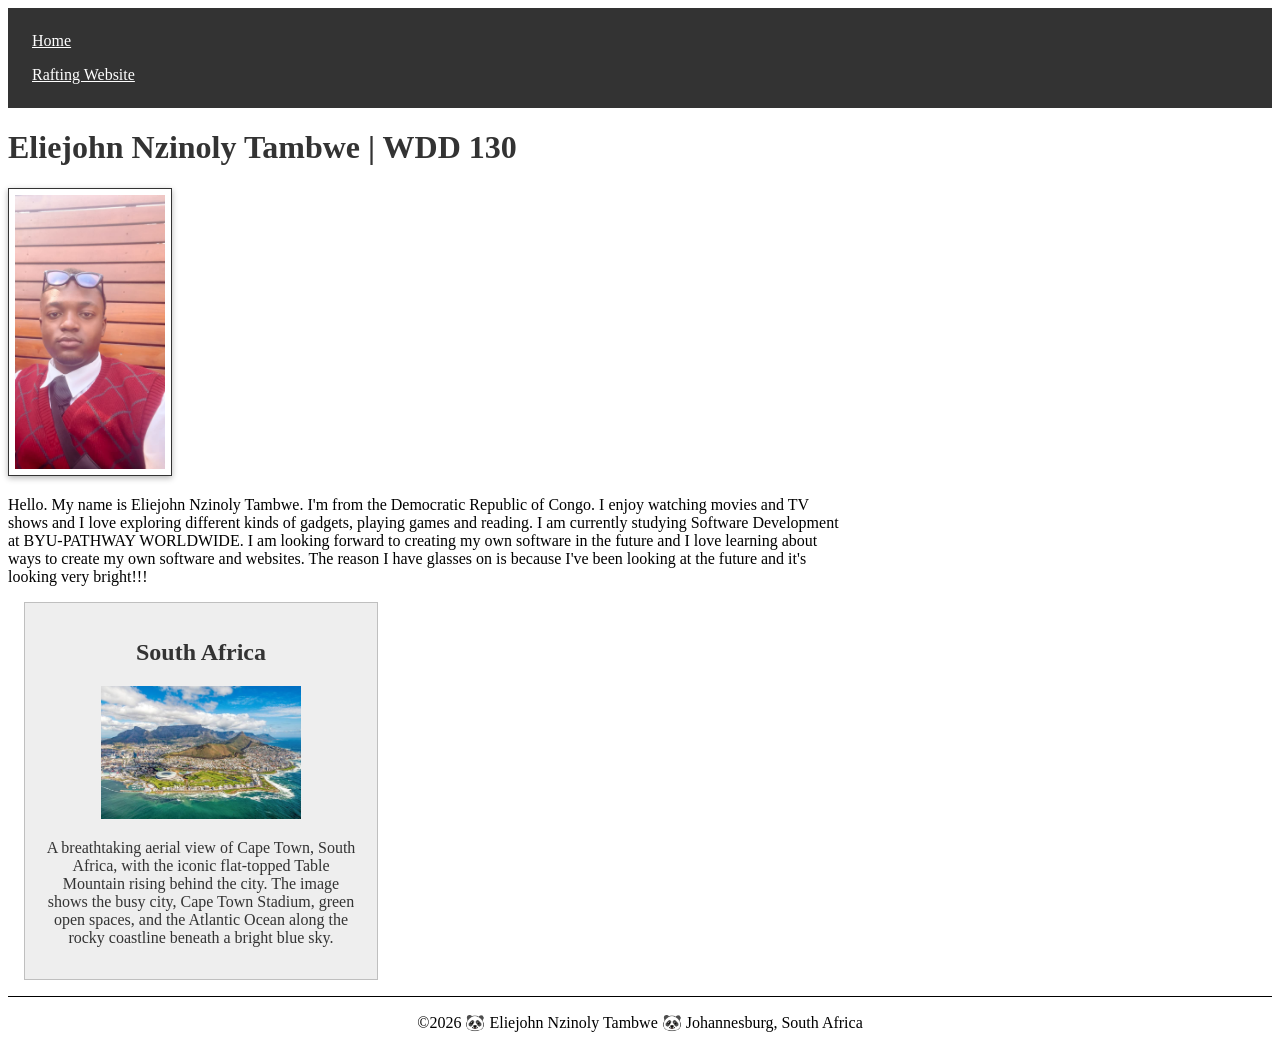
<file: index.html>
<!doctype html>
<html lang="en-US">

<head>
    <meta charset="UTF-8">
    <meta name="viewport" content="width=device-width, initial-scale=1.0">
    <title>Eliejohn Nzinoly Tambwe | WDD 130</title>
    <meta name="description"
      content="Personal home page of Eliejohn Nzinoly Tambwe, a WDD 130 student at BYU-Pathway Worldwide studying web design. ">
    <meta name="author" content="Eliejohn Nzinoly Tambwe">
    <link rel="stylesheet" href="styles/styles.css">
</head>

<body>
    <header>
        <nav>
            <a href="#">Home</a>
            <a href="wwr/">Rafting Website</a>
        </nav>
    </header>
    <main>
        <h1>Eliejohn Nzinoly Tambwe | WDD 130</h1>
        <img src="images/profile.jpg" alt="Hello, my name is Eliejohn Nzinoly Tambwe" width="200">
        <p>Hello. My name is Eliejohn Nzinoly Tambwe. I'm from the Democratic Republic of Congo. I
            enjoy watching movies and TV shows and I love exploring different kinds of gadgets,
            playing games and reading. I am currently studying Software Development at BYU-PATHWAY
            WORLDWIDE. I am looking forward to creating my own software in the future and I love
            learning about ways to create my own software and websites. The reason I have glasses on
            is because I've been looking at the future and it's looking very bright!!!</p>
    </main>
    <aside>
        <h2>South Africa</h2>
        <img src="images/cpt-table-mountain.jpg"
          alt="Aerial view of Cape Town, South Africa with Table Mountain and the Atlantic coastline">
        <p>A breathtaking aerial view of Cape Town, South Africa, with the iconic
            flat-topped Table Mountain rising behind the city. The image shows the busy
            city, Cape Town Stadium, green open spaces, and the Atlantic Ocean along the
            rocky coastline beneath a bright blue sky.</p>
    </aside>
    <footer>
        <p>©️2026 🐼 Eliejohn Nzinoly Tambwe 🐼 Johannesburg, South Africa</p>
    </footer>
</body>

</html>
</file>
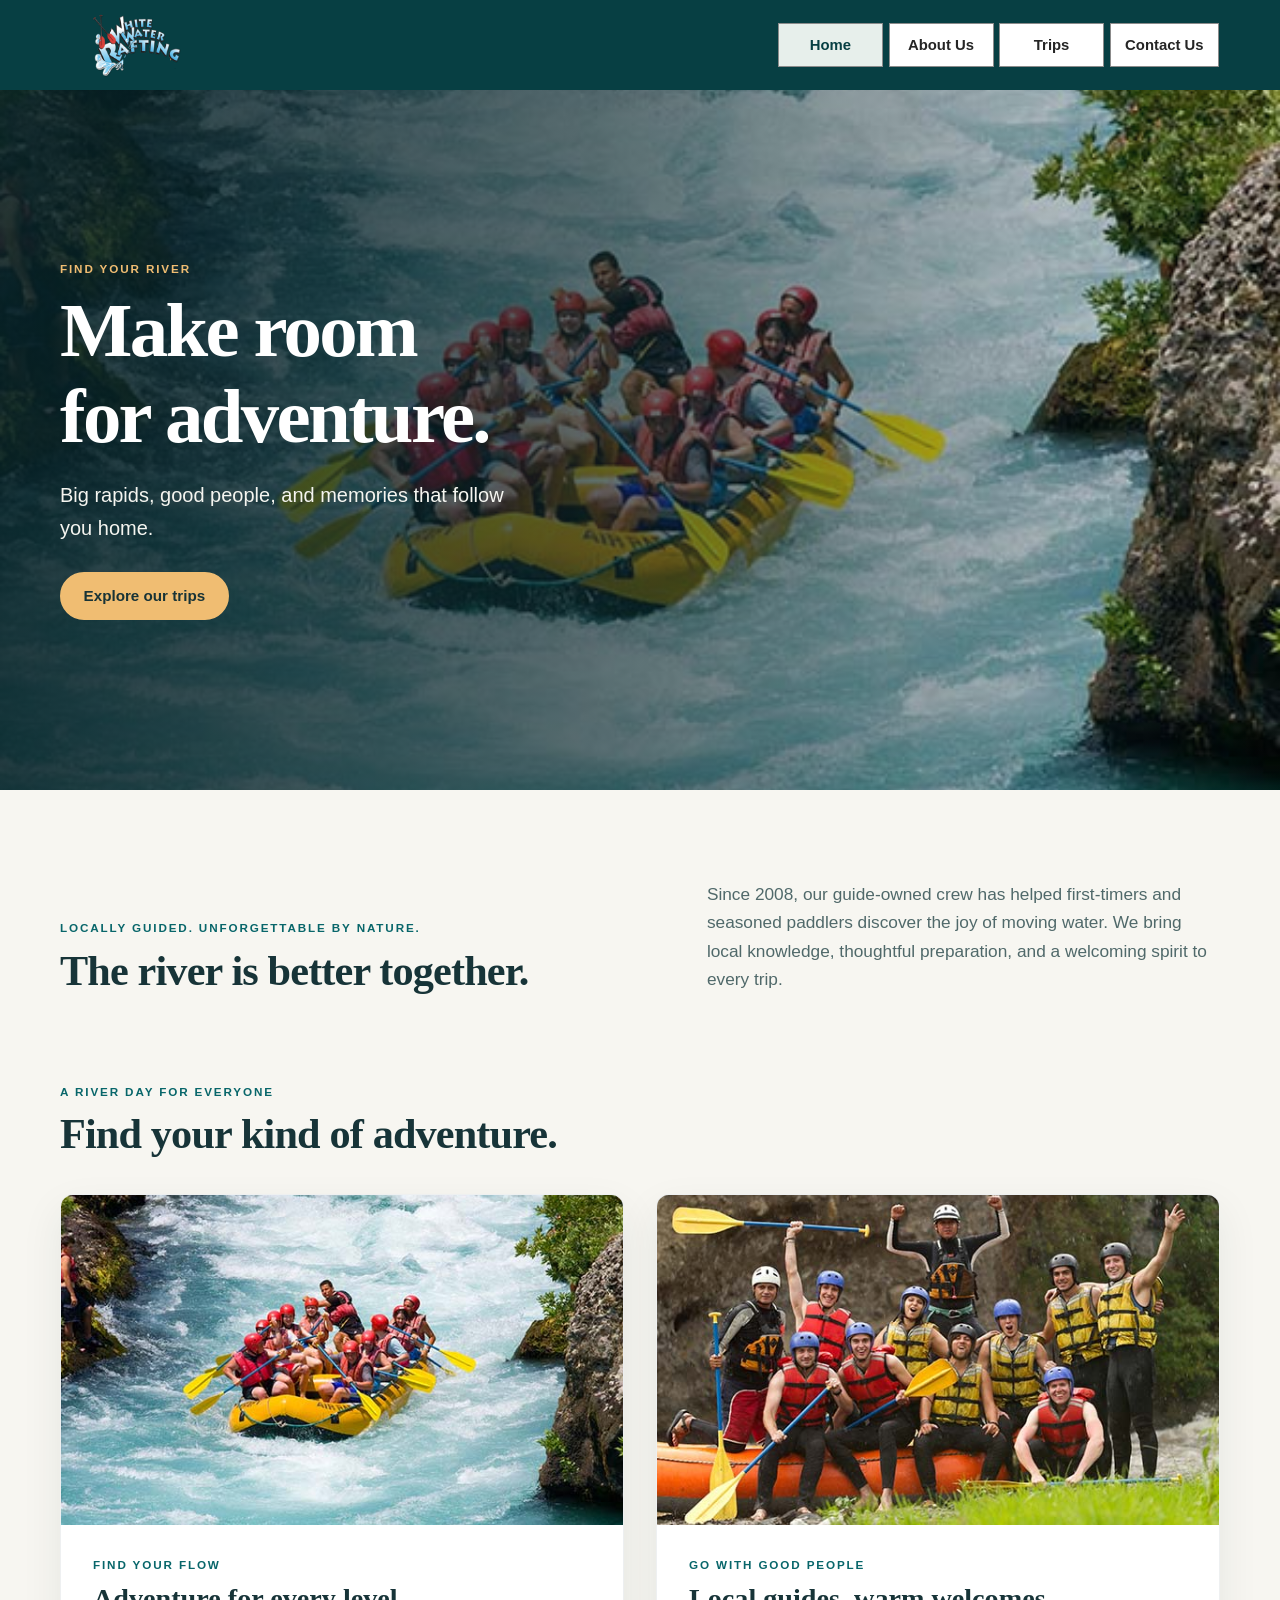
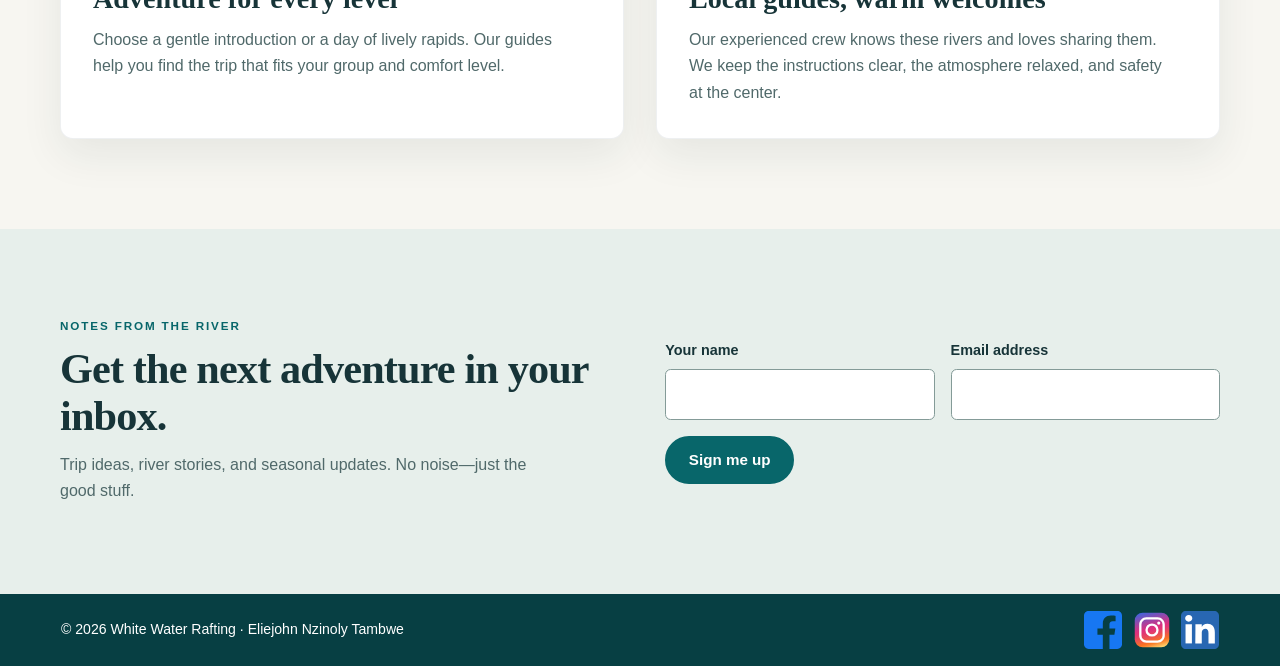
<file: wwr/index.html>
<!DOCTYPE html>
<html lang="en-US">

<head>
  <meta charset="utf-8">
  <meta name="viewport" content="width=device-width, initial-scale=1">
  <meta name="description"
    content="Discover guided whitewater rafting trips, meet our river-loving crew, and find an adventure for your next day outside.">
  <meta name="author" content="Eliejohn Nzinoly Tambwe">
  <title>Home | White Water Rafting</title>
  <link rel="stylesheet" href="styles/rafting.css">
</head>

<body>
  <a class="skip-link" href="#main-content">Skip to main content</a>
  <header>
    <a class="brand" href="index.html" aria-label="White Water Rafting home">
      <img src="images/wwr-rafting-logo.jpg" alt="White Water Rafting logo">
    </a>
    <nav aria-label="Main navigation">
      <ul>
        <li><a class="active" href="index.html" aria-current="page">Home</a></li>
        <li><a href="about.html">About Us</a></li>
        <li><a href="trips.html">Trips</a></li>
        <li><a href="contact.html">Contact Us</a></li>
      </ul>
    </nav>
  </header>

  <main id="main-content">
    <section class="home-hero" aria-labelledby="hero-title">
      <img src="images/rafting-crew-paddling.jpg"
        alt="A rafting team paddles through whitewater beneath a rugged canyon"
        fetchpriority="high">
      <div class="hero-shade"></div>
      <div class="hero-copy">
        <p class="eyebrow">Find your river</p>
        <h1 id="hero-title">Make room for adventure.</h1>
        <p>Big rapids, good people, and memories that follow you home.</p>
        <a class="button" href="trips.html">Explore our trips</a>
      </div>
    </section>

    <section class="home-intro page-section" aria-labelledby="welcome-title">
      <div>
        <p class="eyebrow">Locally guided. Unforgettable by nature.</p>
        <h2 id="welcome-title">The river is better together.</h2>
      </div>
      <p>Since 2008, our guide-owned crew has helped first-timers and seasoned paddlers discover the
        joy of moving water. We bring local knowledge, thoughtful preparation, and a welcoming
        spirit to every trip.</p>
    </section>

    <section class="home-grid" aria-labelledby="home-grid-title">
      <div class="home-grid-heading">
        <p class="eyebrow">A river day for everyone</p>
        <h2 id="home-grid-title">Find your kind of adventure.</h2>
      </div>
      <article class="home-card">
        <img src="images/rafting-crew-paddling.jpg"
          alt="A rafting crew paddles together through a mountain river canyon" loading="lazy">
        <div>
          <p class="eyebrow">Find your flow</p>
          <h3>Adventure for every level</h3>
          <p>Choose a gentle introduction or a day of lively rapids. Our guides help you find the
            trip that fits your group and comfort level.</p>
        </div>
      </article>
      <article class="home-card">
        <img src="images/smiling-rafting-crew.jpg"
          alt="Smiling rafting guests wearing helmets and life jackets" loading="lazy">
        <div>
          <p class="eyebrow">Go with good people</p>
          <h3>Local guides, warm welcomes</h3>
          <p>Our experienced crew knows these rivers and loves sharing them. We keep the
            instructions clear, the atmosphere relaxed, and safety at the center.</p>
        </div>
      </article>
    </section>

    <section class="newsletter page-section" aria-labelledby="newsletter-title">
      <div class="newsletter-inner">
        <div>
          <p class="eyebrow">Notes from the river</p>
          <h2 id="newsletter-title">Get the next adventure in your inbox.</h2>
          <p>Trip ideas, river stories, and seasonal updates. No noise—just the good stuff.</p>
        </div>
        <form action="#" method="get">
          <div class="form-field">
            <label for="newsletter-name">Your name</label>
            <input type="text" id="newsletter-name" name="name" autocomplete="name" required>
          </div>
          <div class="form-field">
            <label for="newsletter-email">Email address</label>
            <input type="email" id="newsletter-email" name="email" autocomplete="email" required>
          </div>
          <button class="button" type="submit">Sign me up</button>
        </form>
      </div>
    </section>
  </main>

  <footer>
    <p>© 2026 White Water Rafting · Eliejohn Nzinoly Tambwe</p>
    <nav class="socialmedia" aria-label="Social media">
      <a href="https://www.facebook.com/" target="_blank" rel="noopener noreferrer"><img
          src="images/facebook-square.svg" alt="Facebook"></a>
      <a href="https://www.instagram.com/" target="_blank" rel="noopener noreferrer"><img
          src="images/instagram-square.svg" alt="Instagram"></a>
      <a href="https://www.linkedin.com/" target="_blank" rel="noopener noreferrer"><img
          src="images/linkedin-square.svg" alt="LinkedIn"></a>
    </nav>
  </footer>
</body>

</html>
</file>
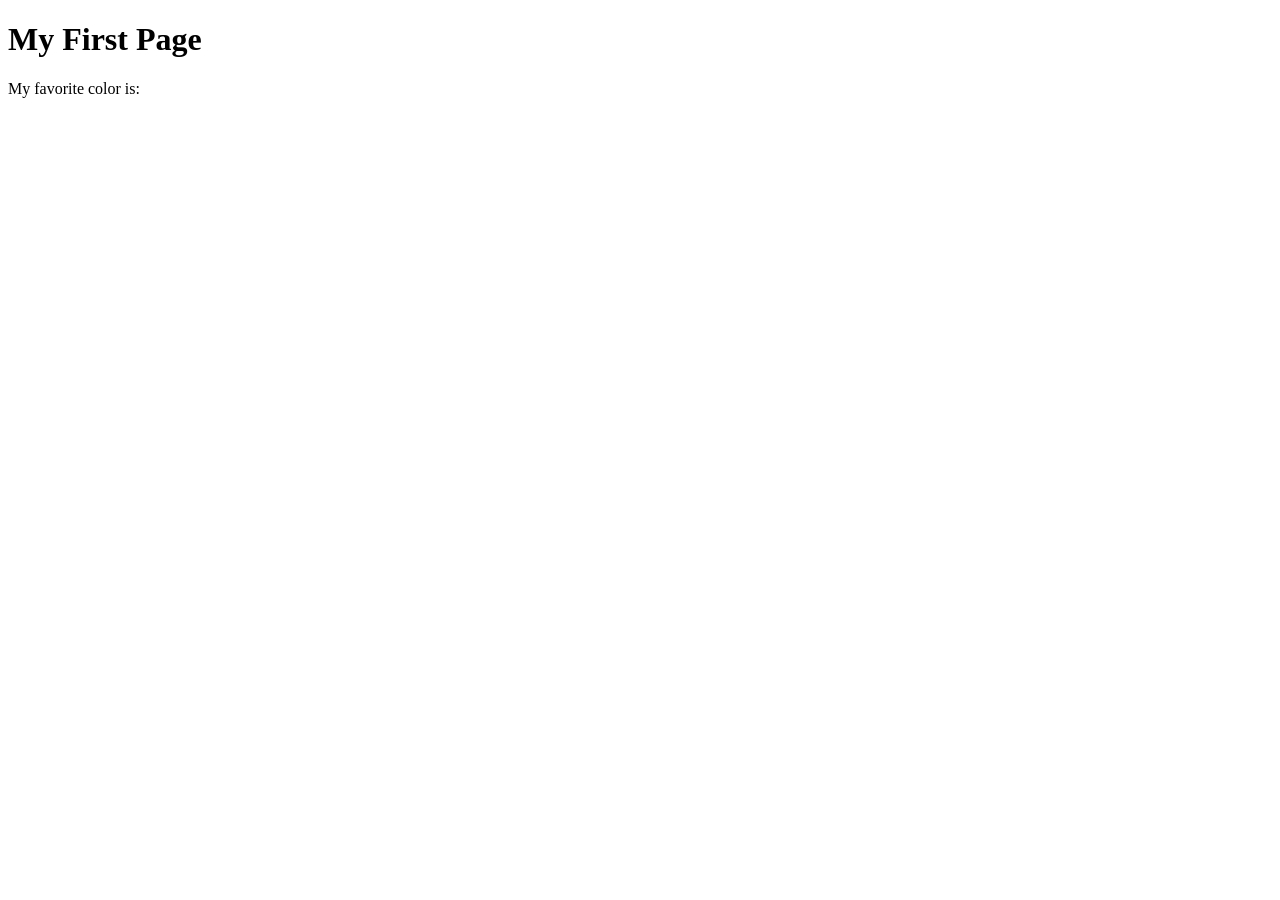
<file: week01/first-page.html>
<!DOCTYPE html>
<html lang="en">
<head>
    <meta charset="UTF-8">
    <meta name="viewport" content="width=device-width, initial-scale=1.0">
    <title>My First Page</title>
</head>
<body>
    <h1>My First Page</h1>
    <p>My favorite color is: </p>
</body>
</html>
</file>
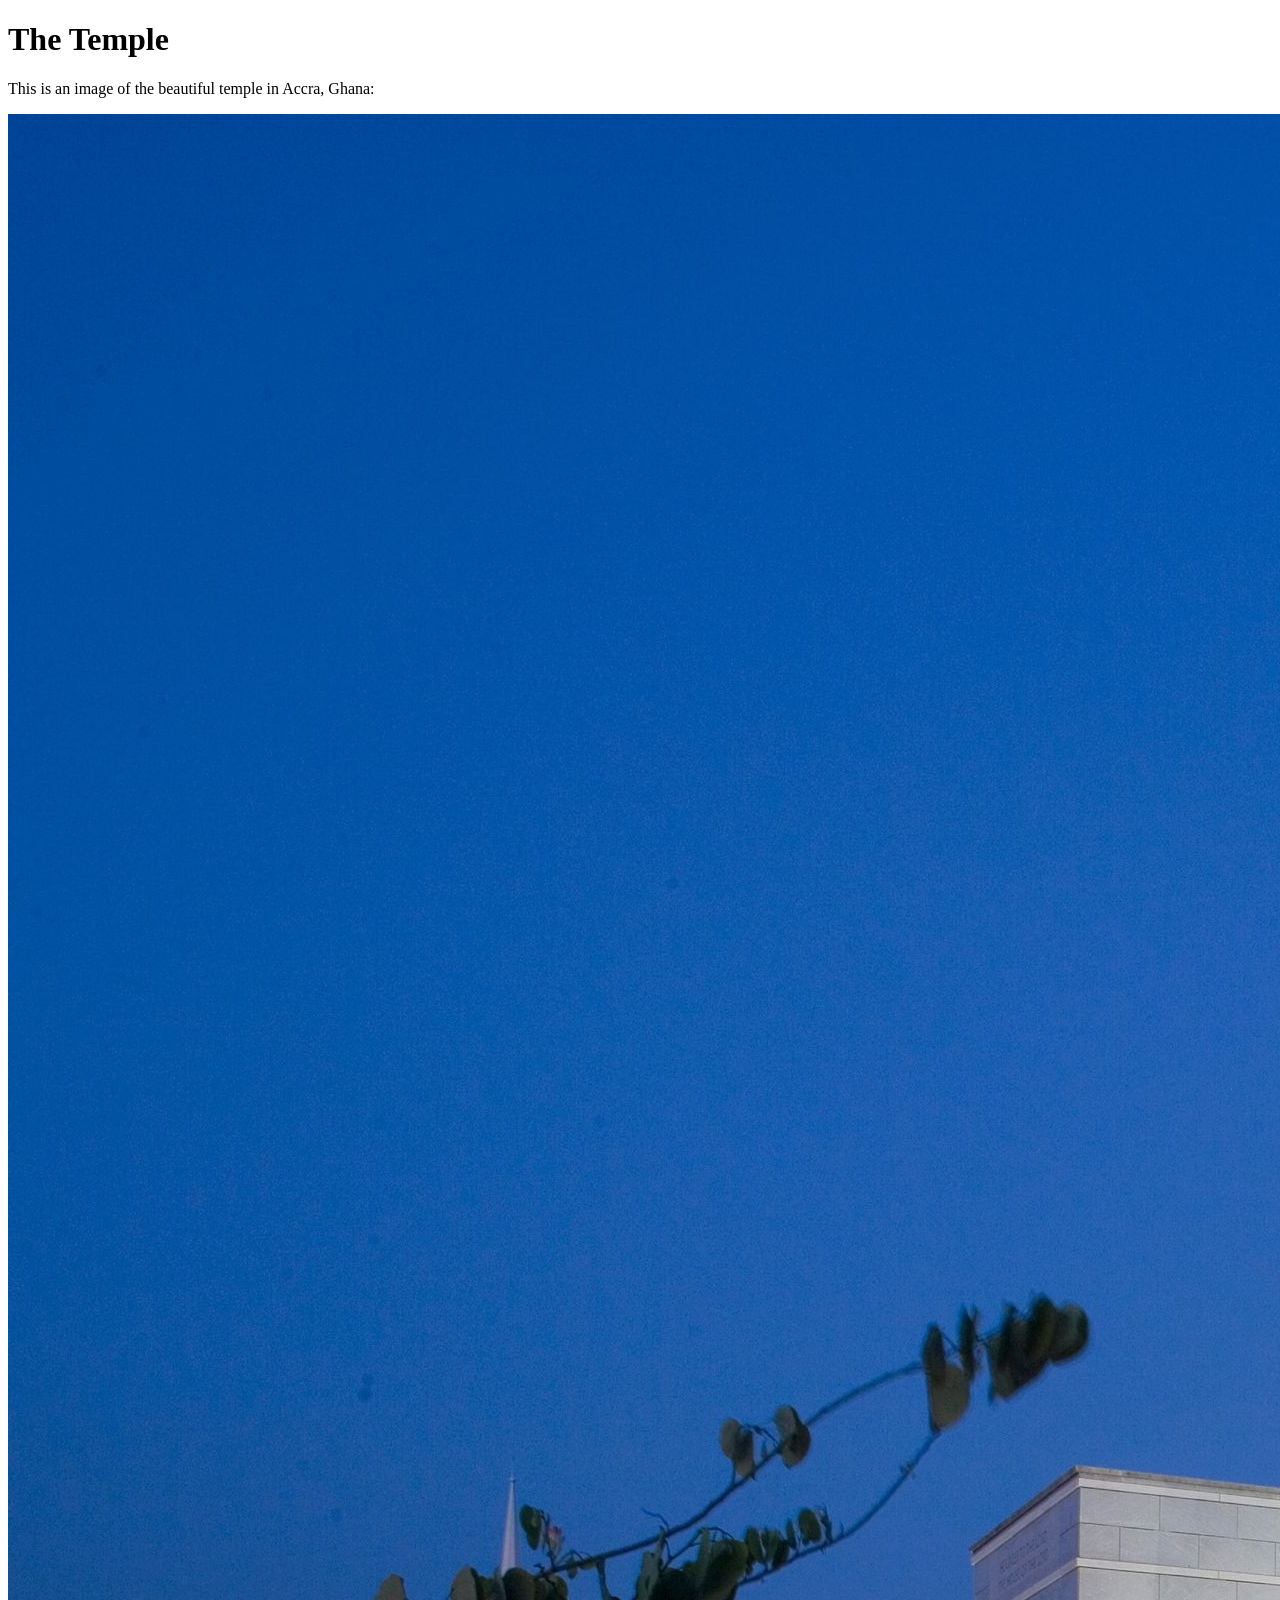
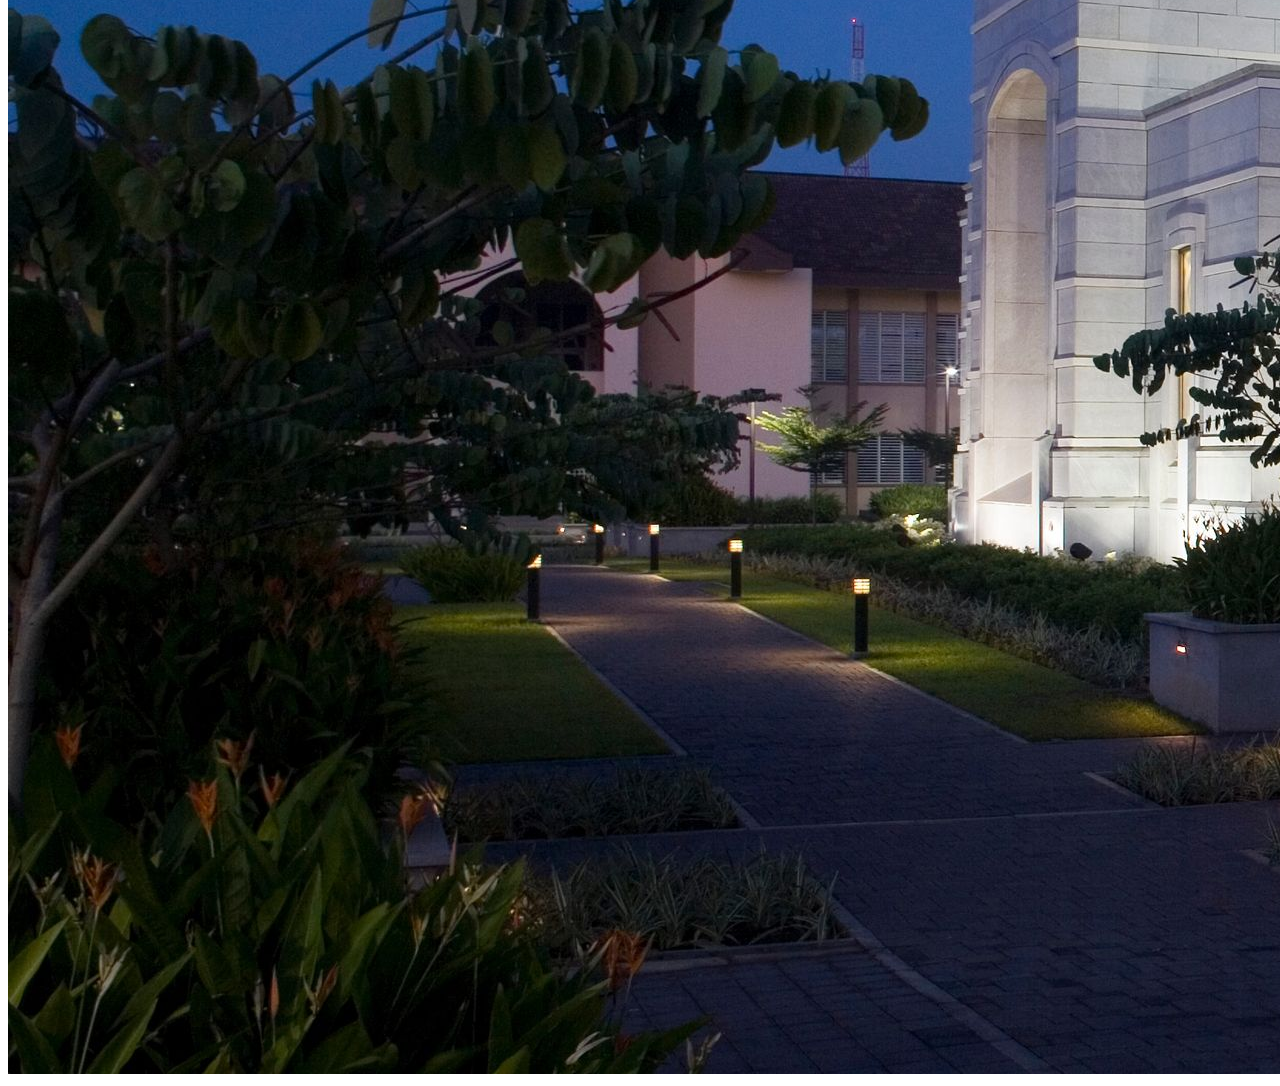
<file: week01/images.html>
<!DOCTYPE html>
<html lang="en">
<head>
    <meta charset="UTF-8">
    <meta name="viewport" content="width=device-width, initial-scale=1.0">
    <title>Temple Image</title>
</head>
<body>
    <h1>The Temple</h1>
    <p>This is an image of the beautiful temple in Accra, Ghana:</p>
    <img src="images/temple-large.jpeg" alt="The Accra Ghana Temple">
    
</body>
</html>
</file>
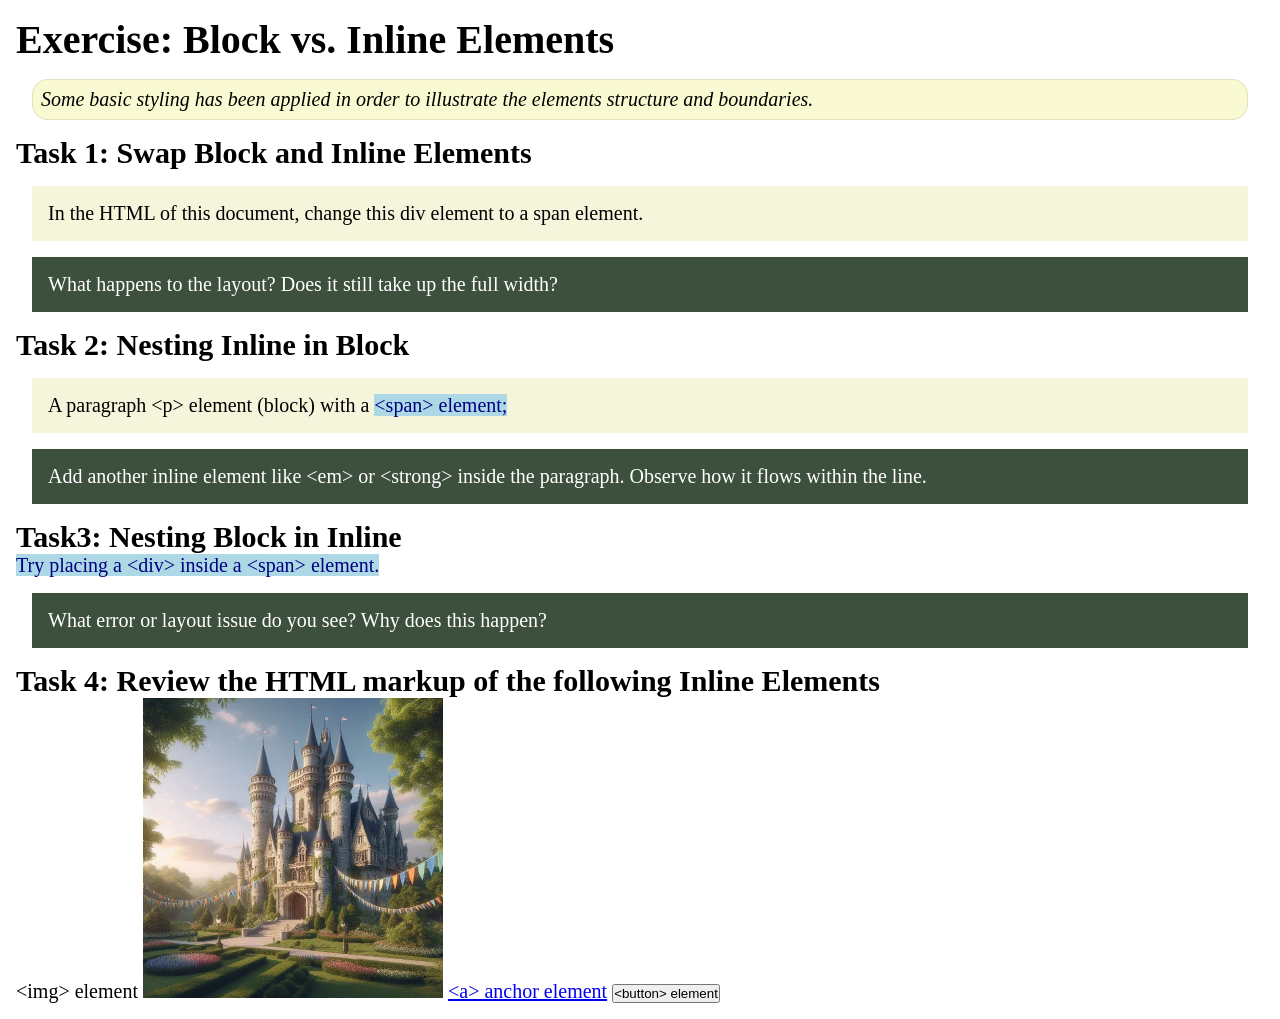
<file: week02/block-vs-inline.html>
<!DOCTYPE html>
<html lang="en">

<head>
    <meta charset="UTF-8">
    <meta name="viewport" content="width=device-width, initial-scale=1.0">
    <title>Exercise: Block vs. Inline Elements</title>
    <link rel="stylesheet" href="styles/block-vs-inline.css">
</head>

<body>
    <main>
        <h1>Exercise: Block vs. Inline Elements</h1>
        <p class="note">Some basic styling has been applied in order to illustrate the elements structure and
            boundaries.</p>

        <h2>Task 1: Swap Block and Inline Elements</h2>
        <div>In the HTML of this document, change this div element to a span element.</div>

        <p class="question">What happens to the layout? Does it still take up the full width?</p>

        <h2>Task 2: Nesting Inline in Block</h2>
        <p>A paragraph &lt;p&gt; element (block) with a <span>&lt;span&gt; element;</span></p>
        <p class="question">Add another inline element like &lt;em&gt; or &lt;strong&gt; inside the paragraph. Observe
            how it flows within the line.</p>

        <h2>Task3: Nesting Block in Inline</h2>
        <span>Try placing a &lt;div&gt; inside a &lt;span&gt; element.</span>
            <p class="question">What error or layout issue do you see? Why does this happen?</p>


            <h2>Task 4: Review the HTML markup of the following Inline Elements</h2>
        &lt;img&gt; element
        <img src="images/castle.webp" alt="placeholder image (images are inline)" width="300" height="300">
        <a href="https://churchofjesuschrist.org">&lt;a&gt; anchor element</a>
        <button type="button">&lt;button&gt; element</button>
    </main>
</body>

</html>
</file>
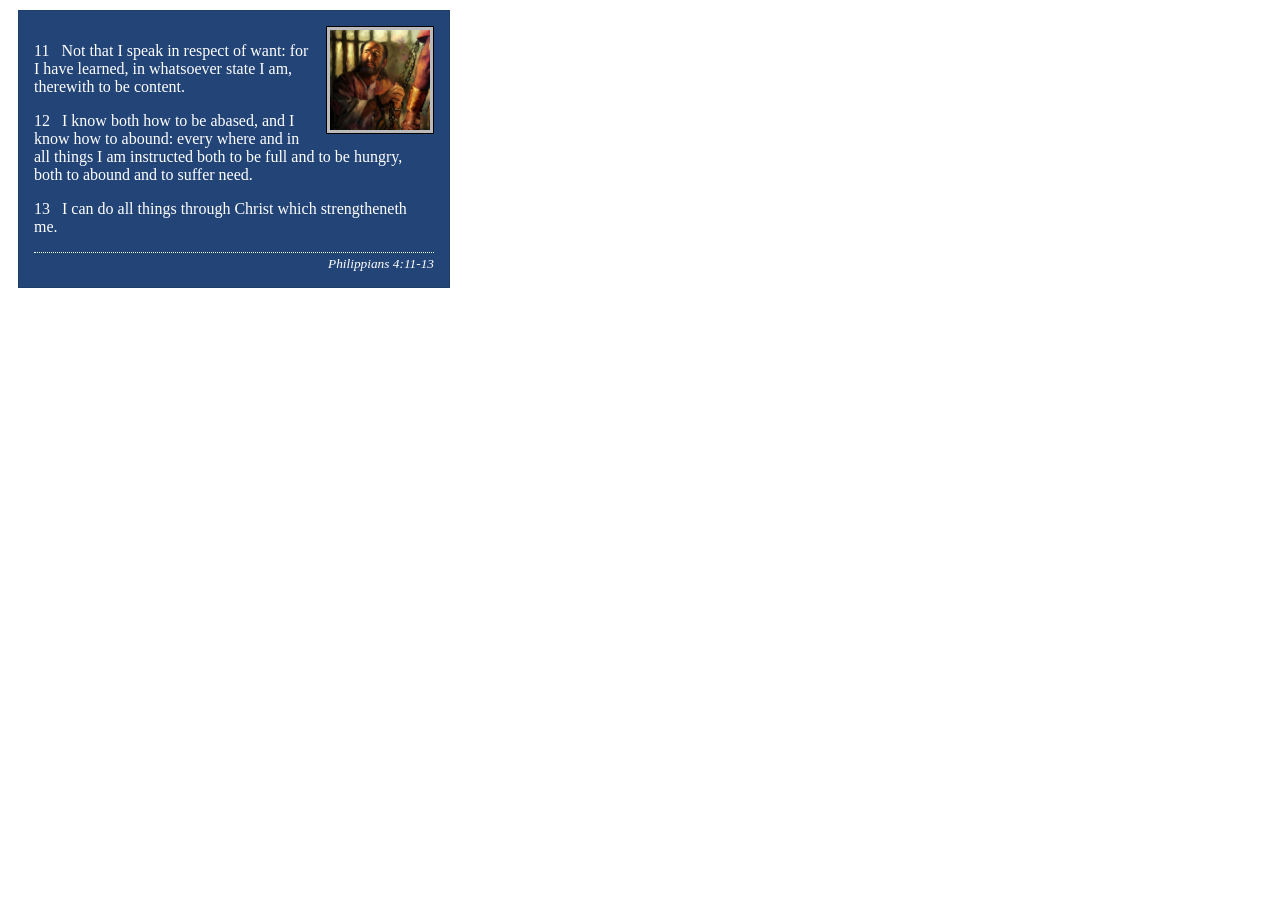
<file: week02/box-model-solution.html>
<!DOCTYPE html>
<html lang="en">
<head>
    <meta charset="UTF-8">
    <meta name="viewport" content="width=device-width, initial-scale=1.0">
    <title>Box Model Activity</title>
    <link rel="stylesheet" href="styles/box-model-solution.css">
</head>
<body>
    <main>
        <div class="callout">
            <img src="images/apostle-paul-imprisoned.webp" alt="Paul the Apostle - Imprisoned in Rome" width="200" height="200">
            <blockquote>
                <p>11 &nbsp; Not that I speak in respect of want: for I have learned, in whatsoever state I am, therewith to be content.</p>
                <p>12 &nbsp; I know both how to be abased, and I know how to abound: every where and in all things I am instructed both to be full and to be hungry, both to abound and to suffer need.</p>
                <p>13 &nbsp; I can do all things through Christ which strengtheneth me.</p>
            </blockquote>
            <cite>Philippians 4:11-13</cite>
        </div>
    </main>
</body>
</html>
</file>
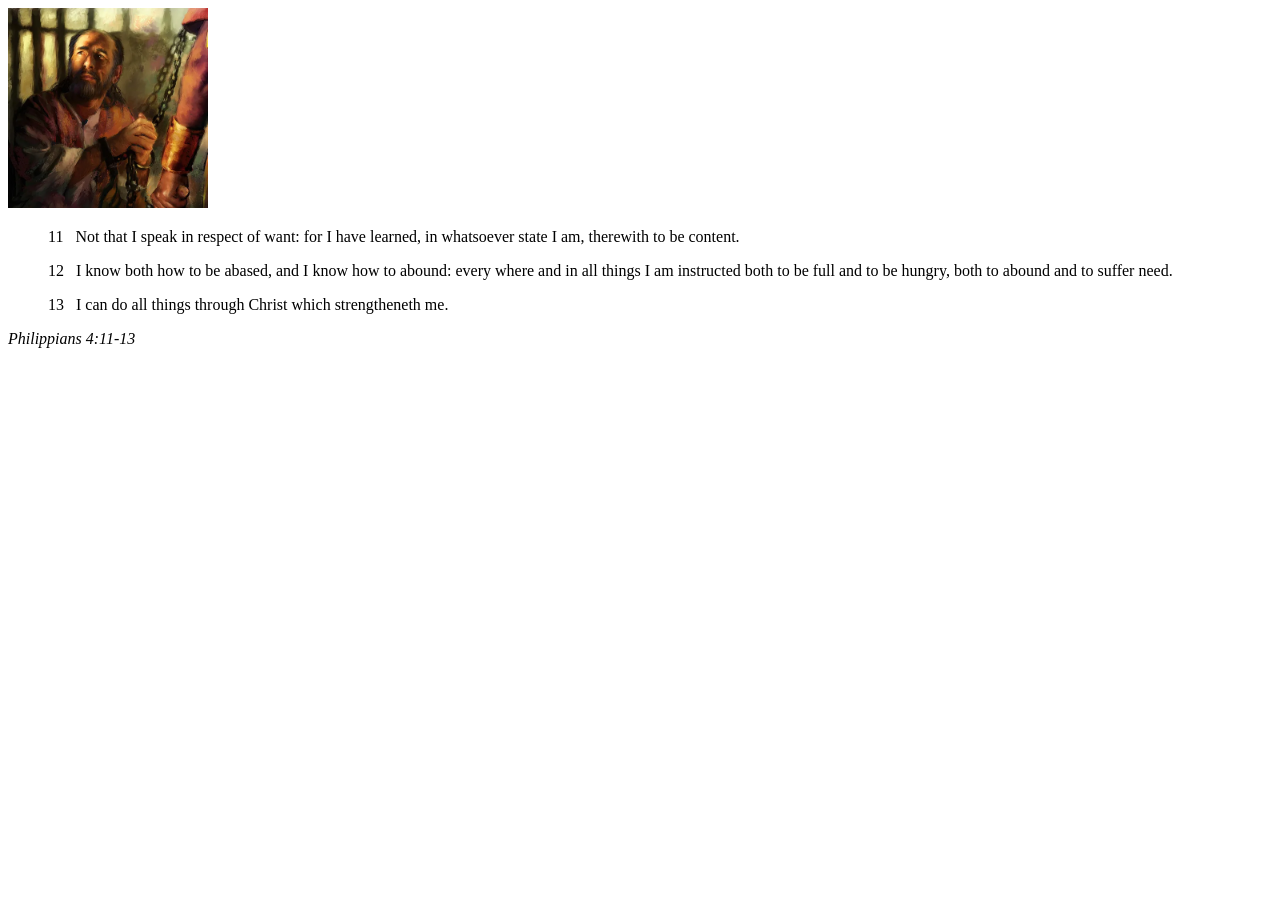
<file: week02/box-model.html>
<!DOCTYPE html>
<html lang="en">
<head>
    <meta charset="UTF-8">
    <meta name="viewport" content="width=device-width, initial-scale=1.0">
    <title>Box Model Activity</title>
</head>
<body>
    <main>
        <div class="callout">
            <img src="images/apostle-paul-imprisoned.webp" alt="Paul the Apostle - Imprisoned in Rome" width="200" height="200">
            <blockquote>
                <p>11 &nbsp; Not that I speak in respect of want: for I have learned, in whatsoever state I am, therewith to be content.</p>
                <p>12 &nbsp; I know both how to be abased, and I know how to abound: every where and in all things I am instructed both to be full and to be hungry, both to abound and to suffer need.</p>
                <p>13 &nbsp; I can do all things through Christ which strengtheneth me.</p>
            </blockquote>
            <cite>Philippians 4:11-13</cite>
        </div>
    </main>
</body>
</html>
</file>
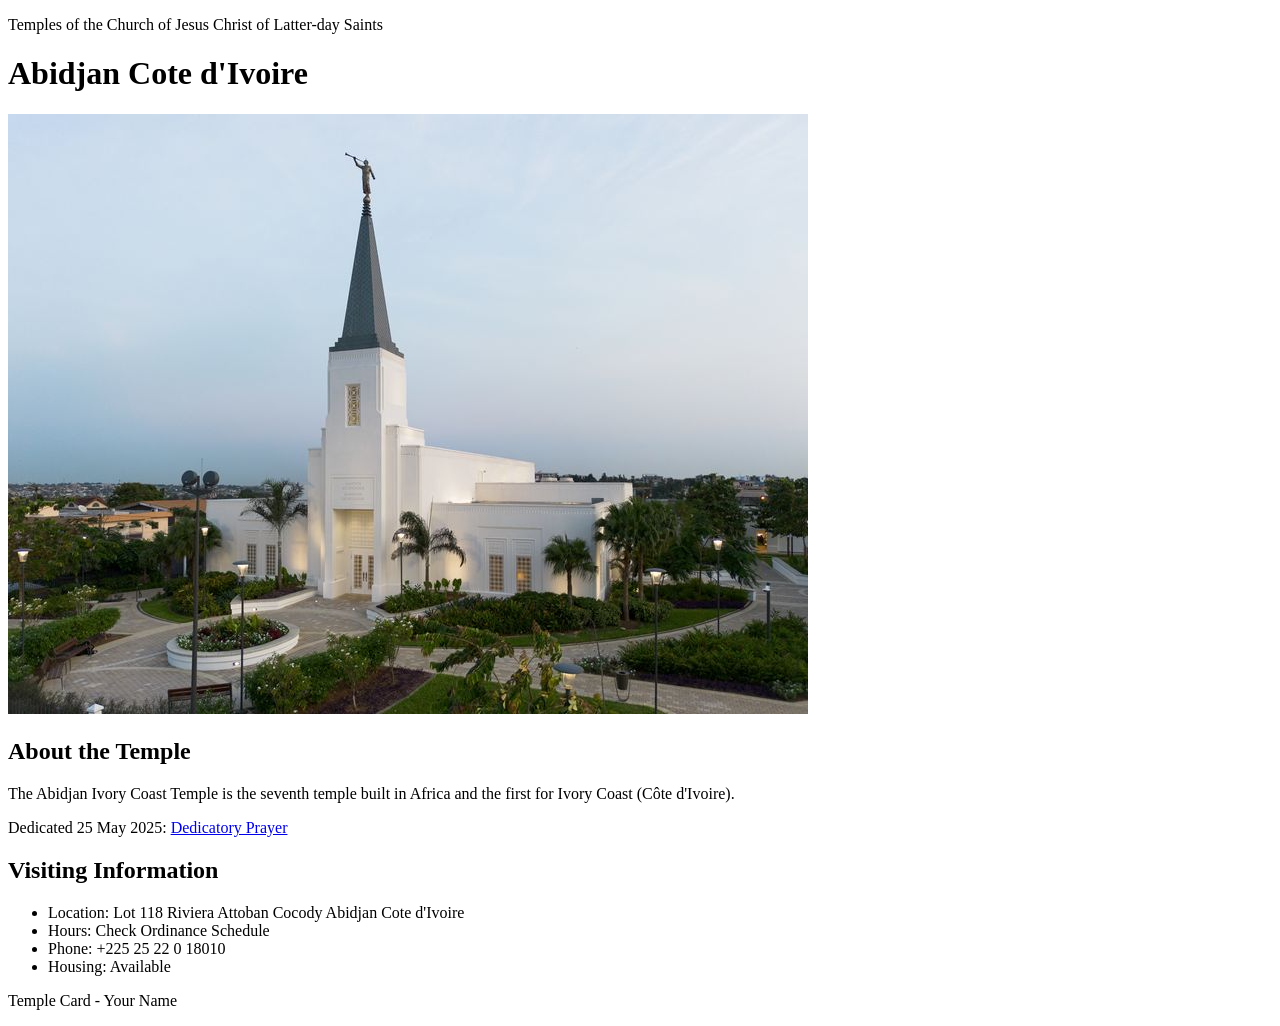
<file: week02/temple.html>
<!DOCTYPE html>
<html lang="en">

<head>
    <meta charset="UTF-8">
    <meta name="viewport" content="width=device-width, initial-scale=1.0">
    <title>Temple Card - Abidjan Cote d'Ivoire</title>
</head>

<body>
    <header>
        <p>Temples of the Church of Jesus Christ of Latter-day Saints</p>
    </header>
    <main>
        <h1>Abidjan Cote d'Ivoire</h1>
        <picture>
            <img src="images/abidjan-ivory-coast.jpeg" alt="Abidjan Cote d'Ivoire Temple">
        </picture>
        <section>
            <h2>About the Temple</h2>
            <p>The Abidjan Ivory Coast Temple is the seventh temple built in Africa and the first for Ivory Coast (Côte
                d'Ivoire).</p>
            <p>Dedicated 25 May 2025: <a
                    href="https://www.churchofjesuschrist.org/temples/dedicatory-prayer/abidjan-ivory-coast-temple/2025-05-25?lang=eng"
                    target="_blank" rel="noopener noreferrer">Dedicatory Prayer</a></p>
        </section>
        <section>
            <h2>Visiting Information</h2>
            <ul>
                <li>Location: Lot 118 Riviera Attoban Cocody Abidjan Cote d'Ivoire</li>
                <li>Hours: Check Ordinance Schedule</li>
                <li>Phone: +225 25 22 0 18010</li>
                <li>Housing: Available</li>
            </ul>
        </section>
    </main>
    <footer>
        <p>Temple Card - Your Name</p>
    </footer>
</body>

</html>
</file>
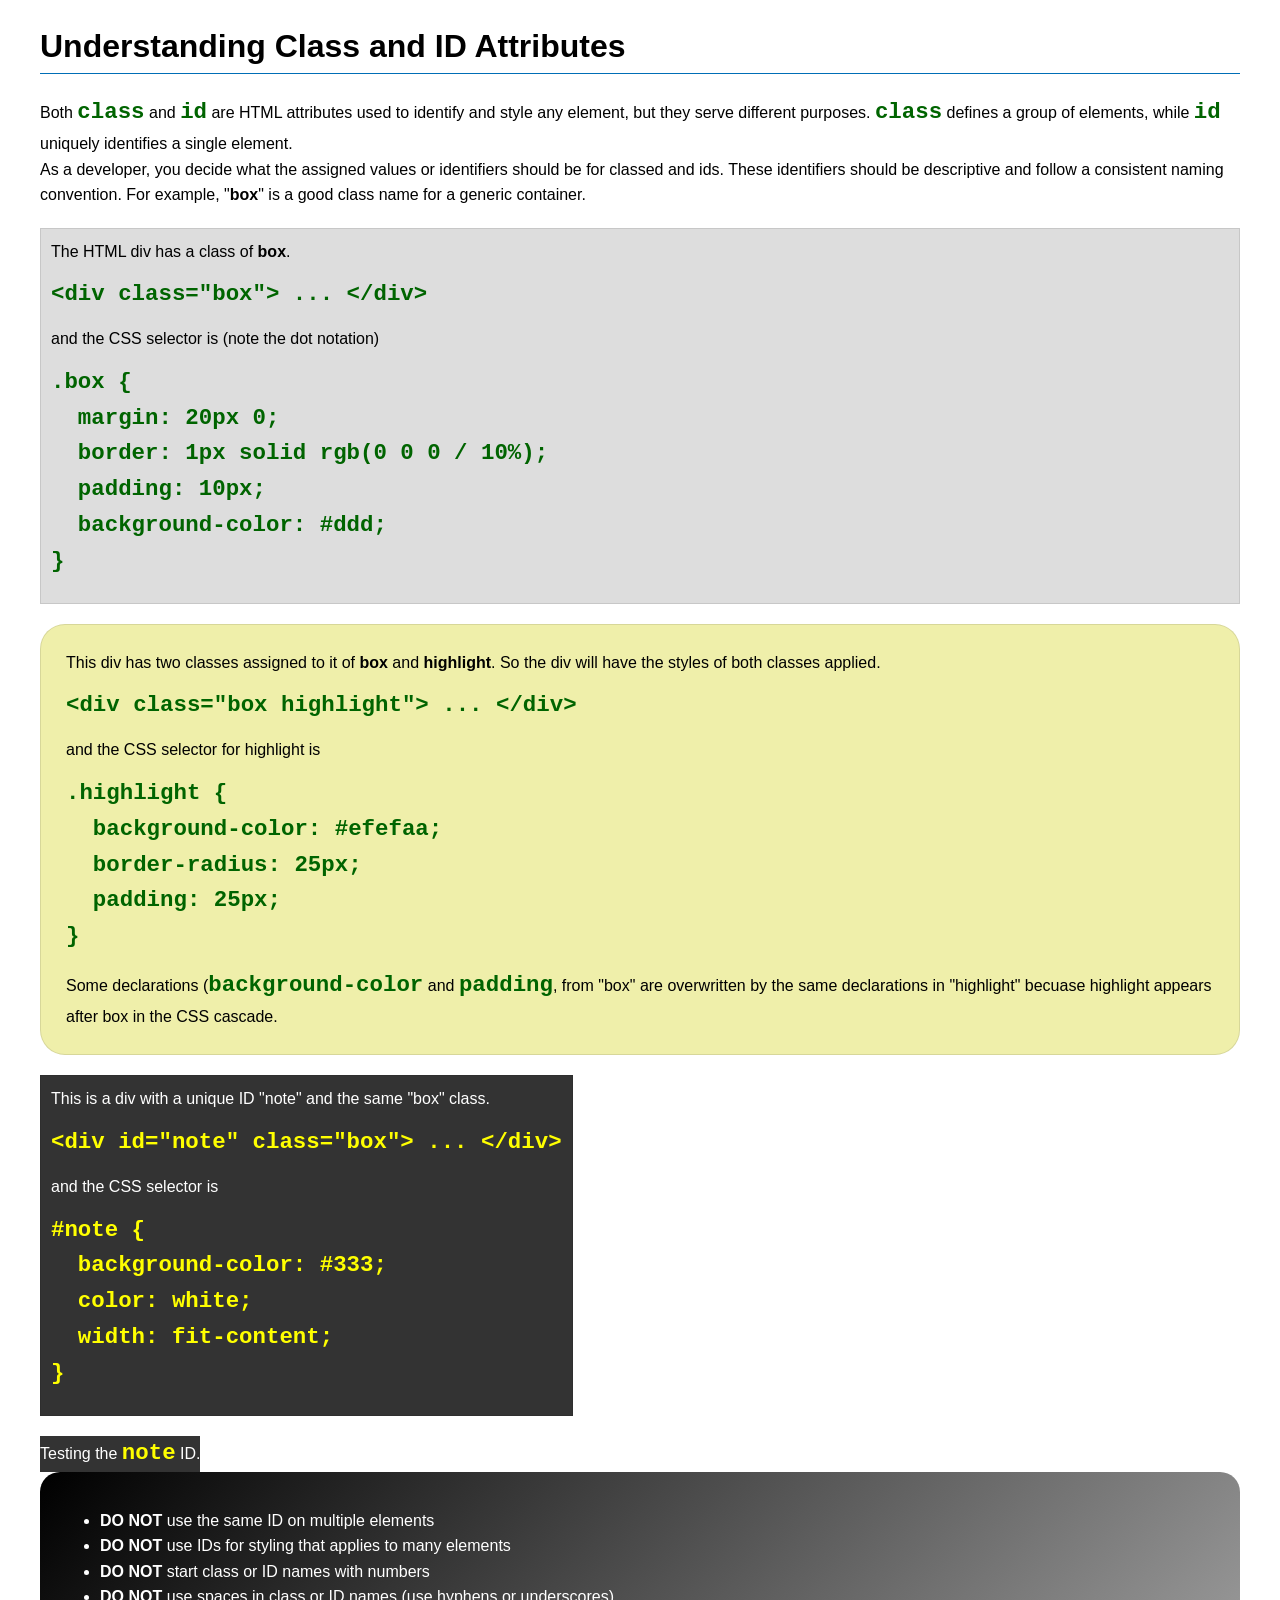
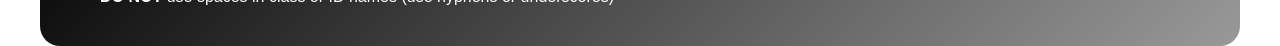
<file: week03/class-and-id.html>
<!DOCTYPE html>
<html lang="en">

<head>
    <meta charset="UTF-8">
    <meta name="viewport" content="width=device-width, initial-scale=1.0">
    <title>Class vs ID Attributes</title>
    <link rel="stylesheet" href="styles/class-and-id.css">
</head>

<body>
    <h1>Understanding Class and ID Attributes</h1>
    <p>Both <code>class</code> and <code>id</code> are HTML attributes used to identify and style any element, but they
        serve different purposes. <code>class</code> defines a group of elements, while <code>id</code> uniquely
        identifies a single element.</p>
    <p>As a developer, you decide what the assigned values or identifiers should be for classed and ids. These
        identifiers should be
        descriptive and follow a consistent naming convention. For example, "<strong>box</strong>" is a good class name
        for a generic container.</p>
    <div class="box">
        <p>The HTML div has a class of <strong>box</strong>.</p>
        <pre><code class="html">&lt;div class="box"&gt; ... &lt;/div&gt;</code></pre>
        and the CSS selector is (note the dot notation)
        <pre><code class="css">.box {
  margin: 20px 0;
  border: 1px solid rgb(0 0 0 / 10%);
  padding: 10px;
  background-color: #ddd; 
}</code></pre>
    </div>

    <div class="box highlight">
        <p>This div has two classes assigned to it of <strong>box</strong> and <strong>highlight</strong>. So the div
            will have the styles of both classes applied.</p>
        <pre><code class="html">&lt;div class="box highlight"&gt; ... &lt;/div&gt;</code></pre>
        and the CSS selector for highlight is
        <pre><code class="css">.highlight {
  background-color: #efefaa;
  border-radius: 25px;
  padding: 25px;
}</code></pre>
<p>Some declarations (<code>background-color</code> and <code>padding</code>, from "box" are overwritten by the same declarations in "highlight" becuase highlight appears after box in the CSS cascade.</p>
    </div>

    <div id="note" class="box">
        <p>This is a div with a unique ID "note" and the same "box" class.</p>
        <pre><code class="html">&lt;div id="note" class="box"&gt; ... &lt;/div&gt;</code></pre>
        and the CSS selector is
        <pre><code class="css">#note {
  background-color: #333;
  color: white;
  width: fit-content;
}</code></pre>
    </div>

    <div id="note">
        <p>Testing the <code>note</code> ID.</p>
    </div>

    <section id="best-practice">
        <ul>
            <li><strong>DO NOT</strong> use the same ID on multiple elements</li>
            <li><strong>DO NOT</strong> use IDs for styling that applies to many elements</li>
            <li><strong>DO NOT</strong> start class or ID names with numbers</li>
            <li><strong>DO NOT</strong> use spaces in class or ID names (use hyphens or underscores)</li>
        </ul>
    </section>




</body>

</html>
</file>
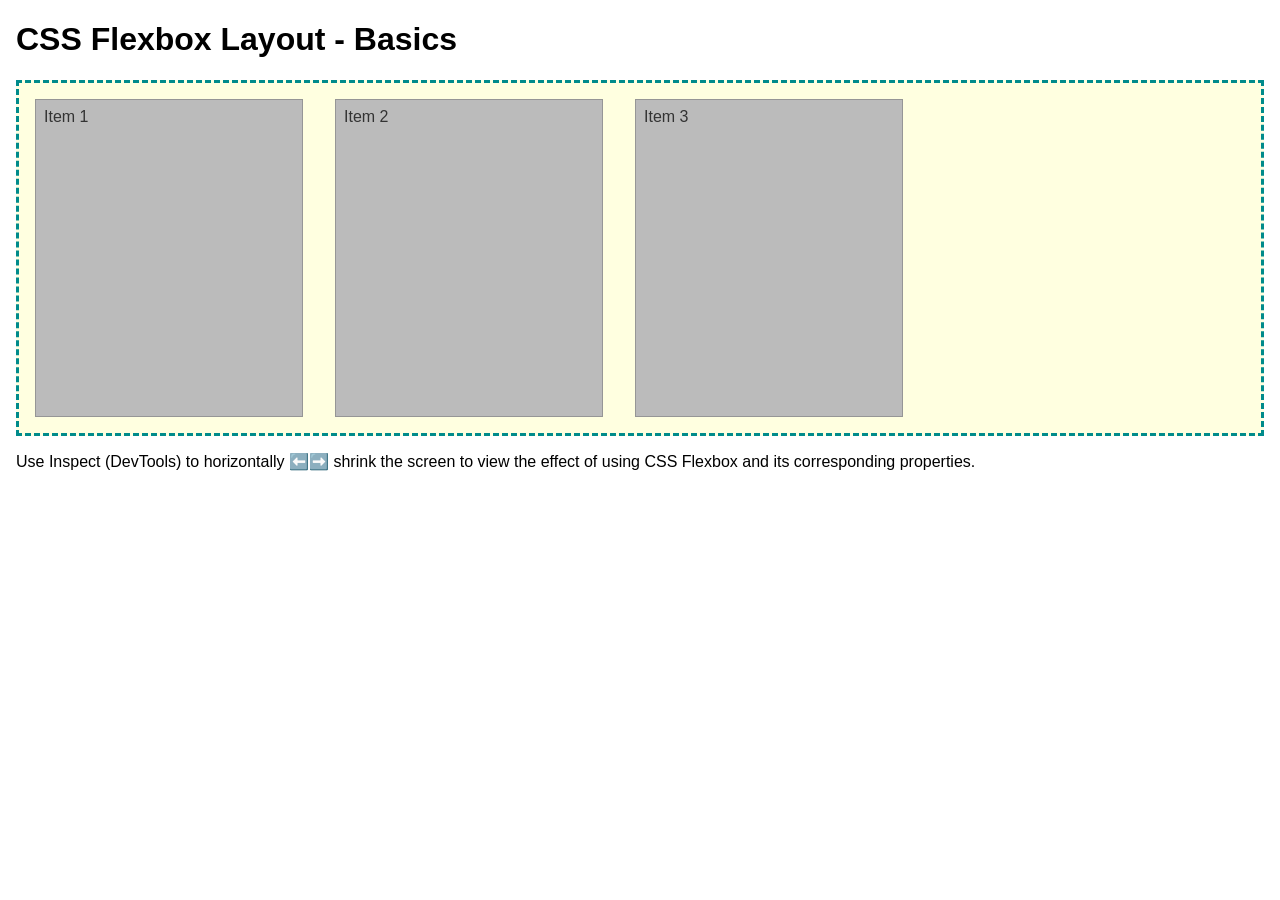
<file: week04/flexbox-layout.html>
<!DOCTYPE html>
<html lang="en">
<head>
    <meta charset="UTF-8">
    <meta name="viewport" content="width=device-width, initial-scale=1.0">
    <title>CSS Flexbox Layout - Basics</title>
    <link rel="stylesheet" href="styles/flexbox.css">
</head>
<body>
    <main>
        <h1>CSS Flexbox Layout - Basics</h1>
        <div class="flex-container">
            <div class="flex-item item1">Item 1</div>
            <div class="flex-item item2">Item 2</div>
            <div class="flex-item item3">Item 3</div>
        </div>
        <p>Use Inspect (DevTools) to horizontally ⬅️➡️ shrink the screen to view the effect of using CSS Flexbox and its corresponding properties.</p>
    </main>
</body>
</html>
</file>
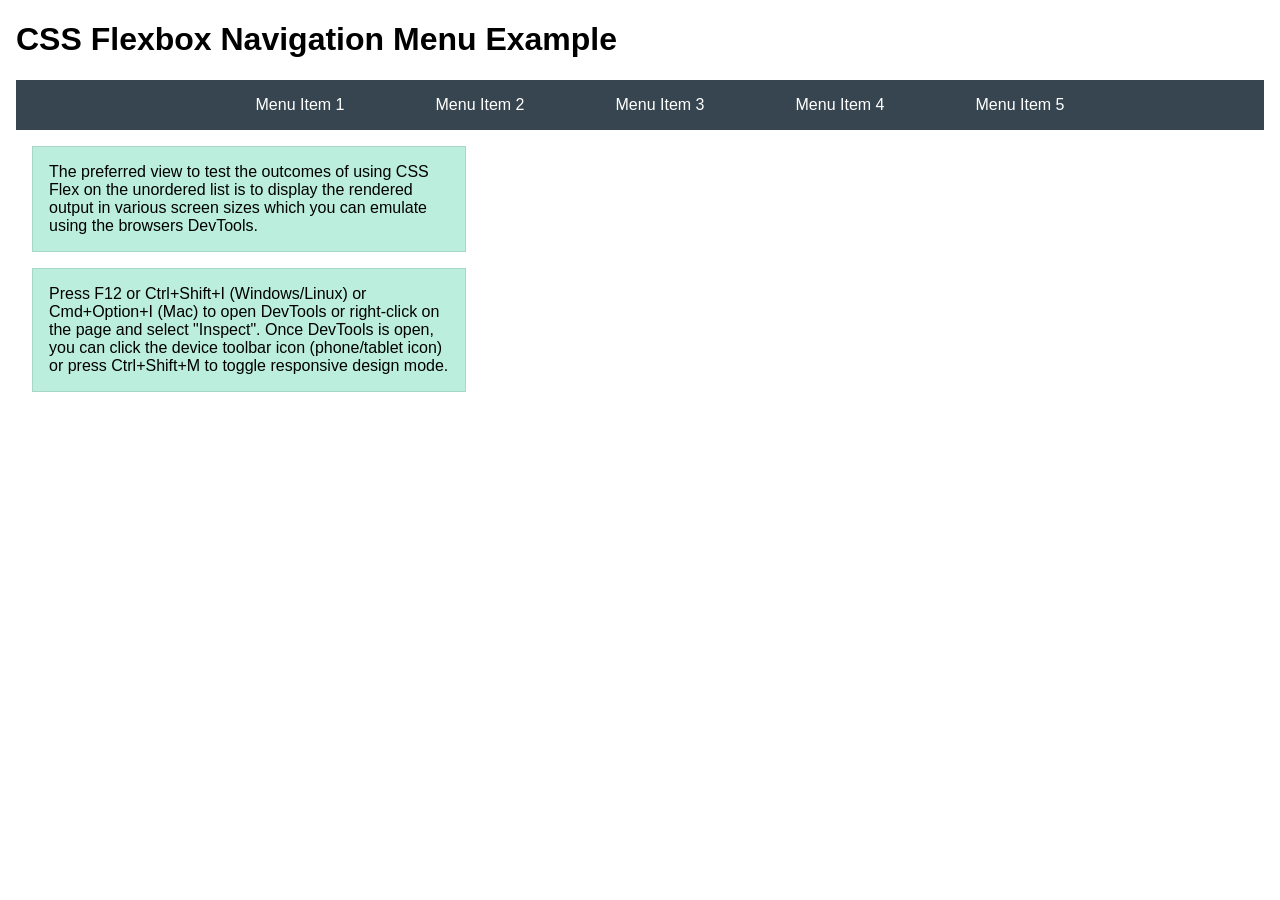
<file: week04/flexbox-menu.html>
<!DOCTYPE html>
<html lang="en">
<head>
    <meta charset="UTF-8">
    <meta name="viewport" content="width=device-width, initial-scale=1.0">
    <title>CSS Flexbox - Navigation Menu</title>
    <link rel="stylesheet" href="styles/flexbox-menu.css">
</head>
<body>
    <main>
        <h1>CSS Flexbox Navigation Menu Example</h1>
        <nav>
            <ul>
                <li><a href="#">Menu Item 1</a></li>
                <li><a href="#">Menu Item 2</a></li>
                <li><a href="#">Menu Item 3</a></li>
                <li><a href="#">Menu Item 4</a></li>
                <li><a href="#">Menu Item 5</a></li>
            </ul>
        </nav>
        <p>The preferred view to test the outcomes of using CSS Flex on the unordered list is to display the rendered output in various screen sizes which you can emulate using the browsers DevTools.</p>

        <p>Press F12 or Ctrl+Shift+I (Windows/Linux) or Cmd+Option+I (Mac) to open DevTools or right-click on the page and select "Inspect". Once DevTools is open, you can click the device toolbar icon (phone/tablet icon) or press Ctrl+Shift+M to toggle responsive design mode.</p>

                      
        
    </main>
</body>
</html>
</file>
<file: styles/styles.css>
nav {
    background-color: #333;
    padding: 1rem;
}

nav a {
    color: #fff;
    padding: 0.5rem;
    display: block;
}

main {
    max-width: 840px;
}

h1 {
    color: #333;
}

main img {
    width: 150px;
    height: auto;
    border: 1px solid #333;
    padding: 6px;
    box-shadow: 0 2px 6px rgb(0 0 0 / 0.3);
}

aside {
    width: 20rem;
    margin: 1rem;
    border: 1px solid rgb(0 0 0 / 0.2);
    padding: 1rem;
    background-color: #eee;
    color: #333;
    text-align: center;
}

aside img {
    width: 200px;
    height: auto;
}

p {
    padding: 0;
}

footer {
    margin-top: 15px;
    border-top: 1px solid #000;
    text-align: center;
}
</file>
<file: wwr/styles/rafting.css>
:root {
  --ink: #173438;
  --muted: #50696a;
  --paper: #f7f6f1;
  --white: #fff;
  --river: #08666a;
  --river-dark: #073f43;
  --river-soft: #e7efeb;
  --sand: #f0bd72;
  --line: #d9e2dd;
  --serif: Georgia, 'Times New Roman', serif;
  --sans: Arial, Helvetica, sans-serif;
  --content: 1160px;
}

* {
  box-sizing: border-box;
}

html {
  scroll-behavior: smooth;
}

body {
  margin: 0;
  color: var(--ink);
  background: var(--paper);
  font-family: var(--sans);
  font-size: 1rem;
  line-height: 1.65;
}

img {
  display: block;
  max-width: 100%;
}

a {
  color: var(--river-dark);
}

a:focus-visible,
button:focus-visible,
input:focus-visible {
  outline: 3px solid var(--sand);
  outline-offset: 3px;
}

.skip-link {
  position: absolute;
  z-index: 10;
  top: .5rem;
  left: .5rem;
  transform: translateY(-180%);
  padding: .7rem 1rem;
  border-radius: .3rem;
  background: var(--white);
  color: var(--river-dark);
  font-weight: 700;
}

.skip-link:focus {
  transform: translateY(0);
}

header {
  position: relative;
  z-index: 2;
  min-height: 88px;
  padding: .7rem max(1.25rem, calc((100% - var(--content)) / 2));
  display: flex;
  justify-content: space-between;
  align-items: center;
  gap: 2rem;
  background: var(--river-dark);
  border: 1px solid var(--river-dark);
}

.brand {
  display: block;
  flex: 0 0 auto;
}

.brand img {
  width: 150px;
  max-height: 66px;
  object-fit: contain;
}

header nav ul {
  display: flex;
  flex-wrap: wrap;
  justify-content: flex-end;
  gap: .35rem;
  list-style: none;
  padding: 0;
  margin: 0;
}

header nav a {
  display: block;
  min-width: 105px;
  padding: .55rem .9rem;
  border: 1px solid #8b8b8b;
  background: var(--white);
  color: #252525;
  text-decoration: none;
  font-size: .93rem;
  font-weight: 700;
  text-align: center;
  transition: background-color .2s ease, color .2s ease;
}

header nav a:hover,
header nav a.active {
  background: var(--river-soft);
  color: var(--river-dark);
}

main {
  overflow: hidden;
}

h1,
h2,
h3 {
  margin: 0 0 .75rem;
  line-height: 1.12;
  font-family: var(--serif);
}

h1 {
  font-size: clamp(2.75rem, 6vw, 5.4rem);
  letter-spacing: -.035em;
}

h2 {
  font-size: clamp(1.85rem, 3.3vw, 2.8rem);
  letter-spacing: -.02em;
}

h3 {
  font-size: 1.35rem;
}

p {
  margin: 0 0 1rem;
}

.eyebrow {
  margin-bottom: .65rem;
  color: var(--river);
  font-size: .73rem;
  line-height: 1.4;
  font-weight: 700;
  letter-spacing: .16em;
  text-transform: uppercase;
}

.button {
  display: inline-flex;
  min-height: 48px;
  align-items: center;
  justify-content: center;
  padding: .75rem 1.35rem;
  border: 2px solid var(--river);
  border-radius: 3rem;
  background: var(--river);
  color: var(--white);
  font: 700 .95rem var(--sans);
  text-decoration: none;
  transition: background-color .2s ease, border-color .2s ease, transform .2s ease;
}

.button:hover {
  transform: translateY(-2px);
  border-color: var(--river-dark);
  background: var(--river-dark);
}

/* Home page */
.home-hero {
  position: relative;
  min-height: min(700px, 78vh);
  display: grid;
  align-items: center;
  isolation: isolate;
  overflow: hidden;
  background: #24474a;
  color: var(--white);
}

.home-hero > img,
.hero-shade {
  position: absolute;
  inset: 0;
  width: 100%;
  height: 100%;
}

.home-hero > img {
  z-index: -2;
  object-fit: cover;
  object-position: center 55%;
}

.hero-shade {
  z-index: -1;
  background: linear-gradient(90deg, rgb(7 35 39 / 88%) 0%, rgb(7 35 39 / 65%) 46%, rgb(7 35 39 / 10%) 100%);
}

.hero-copy {
  width: min(var(--content), calc(100% - 2.5rem));
  margin: 0 auto;
  padding: 6rem 0;
}

.hero-copy > * {
  max-width: 650px;
}

.hero-copy .eyebrow {
  color: var(--sand);
}

.hero-copy h1 {
  margin-bottom: 1.2rem;
  text-wrap: balance;
}

.hero-copy > p:not(.eyebrow) {
  max-width: 480px;
  margin-bottom: 1.7rem;
  color: #f5f5f0;
  font-size: clamp(1.05rem, 2vw, 1.25rem);
}

.hero-copy .button {
  border-color: var(--sand);
  background: var(--sand);
  color: #183336;
}

.hero-copy .button:hover {
  border-color: #ffd89c;
  background: #ffd89c;
}

.page-section {
  padding: clamp(3.5rem, 7vw, 6.5rem) max(1.25rem, calc((100% - var(--content)) / 2));
}

.home-intro {
  display: grid;
  grid-template-columns: 1fr .9fr;
  align-items: end;
  gap: clamp(2rem, 6vw, 5rem);
}

.home-intro h2 {
  max-width: 560px;
  margin-bottom: 0;
}

.home-intro > p {
  max-width: 520px;
  margin: 0;
  color: var(--muted);
  font-size: 1.08rem;
}

.home-grid {
  width: min(var(--content), calc(100% - 2.5rem));
  margin: 0 auto;
  padding: 0 0 clamp(3.5rem, 7vw, 6.5rem);
  display: grid;
  grid-template-columns: repeat(2, minmax(0, 1fr));
  gap: clamp(1.25rem, 3vw, 2rem);
}

.home-grid-heading {
  grid-column: 1 / -1;
  margin-bottom: .25rem;
}

.home-grid-heading h2 {
  margin-bottom: 0;
}

.home-card {
  overflow: hidden;
  background: var(--white);
  border: 1px solid rgb(23 52 56 / 7%);
  border-radius: .8rem;
  box-shadow: 0 16px 42px rgb(23 52 56 / 8%);
}

.home-card img {
  width: 100%;
  height: clamp(220px, 27vw, 330px);
  object-fit: cover;
}

.home-card > div {
  padding: clamp(1.3rem, 3vw, 2rem);
}

.home-card h3 {
  font-size: clamp(1.45rem, 2.2vw, 1.8rem);
}

.home-card p:last-child {
  max-width: 490px;
  margin-bottom: 0;
  color: var(--muted);
}

.newsletter {
  background: var(--river-soft);
}

.newsletter-inner {
  width: min(var(--content), 100%);
  margin: 0 auto;
  display: grid;
  grid-template-columns: 1fr 1.05fr;
  align-items: center;
  gap: clamp(2rem, 6vw, 5rem);
}

.newsletter-inner > div > p:last-child {
  max-width: 470px;
  margin-bottom: 0;
  color: var(--muted);
}

.newsletter form {
  display: grid;
  grid-template-columns: 1fr 1fr;
  gap: 1rem;
  align-items: end;
}

.form-field label {
  display: block;
  margin-bottom: .4rem;
  font-size: .9rem;
  font-weight: 700;
}

.form-field input {
  width: 100%;
  min-height: 50px;
  padding: .7rem .85rem;
  border: 1px solid #849b98;
  border-radius: .35rem;
  background: var(--white);
  color: var(--ink);
  font: inherit;
}

.form-field input:focus {
  border-color: var(--river);
}

.newsletter form .button {
  grid-column: 1 / -1;
  justify-self: start;
}

/* Trips page */
.trips-heading {
  max-width: calc(var(--content) + 2.5rem);
  margin: 0 auto;
  padding-bottom: 2.5rem;
}

.trips-heading h1 {
  max-width: 820px;
  font-size: clamp(2.6rem, 5vw, 4.7rem);
  text-wrap: balance;
}

.trips-heading > p:not(.eyebrow) {
  max-width: 650px;
  color: var(--muted);
  font-size: 1.05rem;
}

.trips-heading .button {
  margin-top: .4rem;
}

.trip-grid {
  max-width: calc(var(--content) + 2.5rem);
  margin: 0 auto;
  padding-top: 1rem;
  display: grid;
  grid-template-columns: repeat(3, minmax(0, 1fr));
  align-items: stretch;
  gap: 1.25rem;
  padding-bottom: 2.5rem;
}

.trip-grid-heading {
  grid-column: 1 / -1;
  margin-bottom: .25rem;
}

.trip-grid-heading h2 {
  margin-bottom: 0;
}

.trip-card {
  overflow: hidden;
  display: flex;
  flex-direction: column;
  background: var(--white);
  border: 1px solid rgb(23 52 56 / 8%);
  border-radius: .8rem;
  box-shadow: 0 14px 36px rgb(23 52 56 / 7%);
  transition: transform .2s ease, box-shadow .2s ease;
}

.trip-card:hover {
  transform: translateY(-4px);
  box-shadow: 0 20px 44px rgb(23 52 56 / 12%);
}

.trip-card img {
  width: 100%;
  height: 230px;
  object-fit: cover;
}

.trip-copy {
  flex: 1;
  padding: 1.4rem;
}

.trip-copy .eyebrow {
  margin-bottom: .5rem;
}

.trip-copy h3 {
  font-size: clamp(1.4rem, 2vw, 1.7rem);
}

.trip-copy > p:not(.eyebrow) {
  color: var(--muted);
}

.trip-copy .trip-detail {
  margin: 1rem 0 0;
  padding-top: .8rem;
  border-top: 1px solid var(--line);
  font-size: .9rem;
}

.trip-table-section {
  padding-top: 2rem;
  padding-bottom: 3.5rem;
}

.trip-table-section h2 {
  margin-bottom: 1.5rem;
}

.table-wrap {
  overflow-x: auto;
  border: 1px solid var(--line);
  border-radius: .7rem;
  box-shadow: 0 12px 32px rgb(23 52 56 / 6%);
}

table {
  width: 100%;
  border-collapse: collapse;
  background: var(--white);
  text-align: left;
}

caption {
  padding: .9rem 1rem;
  color: var(--muted);
  text-align: left;
  font-size: .9rem;
}

th,
td {
  padding: 1rem;
  border-top: 1px solid var(--line);
  vertical-align: top;
}

thead th {
  background: var(--river-dark);
  color: var(--white);
  font-size: .9rem;
}

tbody th {
  color: var(--river-dark);
}

tbody tr:nth-child(even) {
  background: #f0f4f1;
}

.trip-cta {
  display: flex;
  justify-content: space-between;
  align-items: center;
  gap: 2rem;
  padding: 3.5rem max(1.25rem, calc((100% - var(--content)) / 2));
  background: var(--river-dark);
  color: var(--white);
}

.trip-cta .eyebrow {
  color: var(--sand);
}

.trip-cta h2 {
  margin-bottom: .5rem;
}

.trip-cta p:last-child {
  margin: 0;
  color: #e0edeb;
}

.button-light {
  flex: 0 0 auto;
  border-color: var(--white);
  background: var(--white);
  color: var(--river-dark);
}

.button-light:hover {
  border-color: var(--river-soft);
  background: var(--river-soft);
}

footer {
  display: flex;
  justify-content: space-between;
  align-items: center;
  gap: 1.5rem;
  padding: 1rem max(1.25rem, calc((100% - var(--content)) / 2));
  border: 1px solid var(--river-dark);
  background: var(--river-dark);
  color: var(--white);
  font-size: .88rem;
}

footer p {
  margin: 0;
}

footer nav {
  display: flex;
  flex-wrap: wrap;
  align-items: center;
  gap: .65rem;
}

footer a {
  color: var(--white);
  text-underline-offset: .2em;
}

.socialmedia a {
  display: block;
  line-height: 0;
}

.socialmedia img {
  width: 38px;
  height: 38px;
  object-fit: contain;
}

/* About page */
.about-hero {
  position: relative;
  min-height: 350px;
  display: grid;
  align-items: start;
  isolation: isolate;
  overflow: hidden;
  background: #24474a;
  color: var(--white);
}

.about-hero > img,
.about-hero-shade {
  position: absolute;
  inset: 0;
  width: 100%;
  height: 100%;
}

.about-hero > img {
  z-index: -2;
  object-fit: cover;
  object-position: center 45%;
}

.about-hero-shade {
  z-index: -1;
  background: linear-gradient(90deg, rgb(7 35 39 / 88%), rgb(7 35 39 / 60%) 55%, rgb(7 35 39 / 15%));
}

.about-hero-copy {
  width: min(var(--content), calc(100% - 2.5rem));
  margin: 0 auto;
  padding: 1.25rem 0 2.5rem;
}

.about-hero-copy h1 {
  max-width: none;
  margin-bottom: 1.25rem;
  color: var(--white);
  text-align: center;
  font-size: clamp(1.8rem, 3vw, 2.6rem);
  letter-spacing: 0;
  text-wrap: balance;
}

.about-story-card {
  max-width: 1050px;
  margin: 0 auto;
  padding: 1rem 1.25rem;
  display: grid;
  grid-template-columns: 1fr 100px;
  align-items: center;
  gap: 1.5rem;
  border: 1px solid rgb(255 255 255 / 70%);
  border-radius: .25rem;
  background: rgb(255 255 255 / 94%);
  color: var(--ink);
}

.about-story-card p {
  margin: 0;
}

.about-story-card img {
  width: 82px;
  height: 88px;
  object-fit: cover;
  border-radius: .2rem;
}

.history.page-section {
  max-width: none;
  margin: 0 1.25rem 1rem;
  padding: .9rem clamp(1rem, 4vw, 2rem) 1.4rem;
  display: grid;
  gap: 1rem;
  border: 1px solid #888;
  background: #f5f5f5;
}

.history-heading {
  max-width: 650px;
  margin: 0 auto;
  text-align: center;
}

.history-content {
  display: grid;
  grid-template-columns: 1fr .9fr 1fr;
  align-items: center;
  gap: 1.5rem;
}

.history-content > p {
  margin: 0;
  color: var(--muted);
}

.history-image-center {
  margin: 0;
}

.history-image-center img {
  width: 100%;
  aspect-ratio: 4 / 3;
  object-fit: cover;
  border-radius: .7rem;
}

.history-image-center figcaption {
  padding-top: .5rem;
  color: var(--muted);
  font-size: .85rem;
}

.section-heading {
  max-width: 700px;
  margin: 0 auto 2rem;
  text-align: center;
}

.section-heading > p:last-child {
  max-width: 600px;
  margin: 0 auto;
  color: var(--muted);
}

.team-section {
  background: var(--river-soft);
}

.employee-grid {
  width: min(var(--content), 100%);
  margin: 0 auto;
  display: grid;
  grid-template-columns: repeat(3, minmax(0, 1fr));
  gap: 1.25rem;
}

.employee-card {
  overflow: hidden;
  margin: 0;
  border: 1px solid rgb(23 52 56 / 8%);
  border-radius: .75rem;
  background: var(--white);
  box-shadow: 0 12px 32px rgb(23 52 56 / 6%);
}

.employee-card img {
  width: 100%;
  height: 270px;
  object-fit: cover;
}

.employee-card figcaption {
  display: grid;
  gap: .2rem;
  padding: 1rem 1.2rem 1.2rem;
}

.employee-card figcaption strong {
  color: var(--ink);
}

.employee-card figcaption span {
  color: var(--muted);
  font-size: .92rem;
}

.adventures.page-section {
  max-width: none;
  margin: 0 1.25rem 1rem;
  padding: .9rem clamp(1rem, 4vw, 2rem) 1.4rem;
  border: 1px solid #888;
  background: #f5f5f5;
}

.trip-strip {
  display: grid;
  grid-template-columns: repeat(5, minmax(0, 1fr));
  gap: 1rem;
  margin-bottom: 2rem;
}

.trip-strip figure {
  overflow: hidden;
  margin: 0;
  border-radius: .7rem;
  background: var(--white);
  box-shadow: 0 12px 32px rgb(23 52 56 / 7%);
}

.trip-strip img {
  width: 100%;
  height: 190px;
  object-fit: cover;
  transition: transform .3s ease;
}

.trip-strip figure:hover img {
  transform: scale(1.035);
}

.trip-strip figcaption {
  padding: .8rem 1rem;
  color: var(--ink);
  font-weight: 700;
}

/* Contact page */
.contact-company {
  padding: .5rem 1rem 0;
  text-align: center;
}

.contact-company h1 {
  margin-bottom: .2rem;
  font-family: var(--sans);
  font-size: clamp(1.65rem, 3vw, 2.1rem);
  font-weight: 400;
  letter-spacing: -.02em;
}

.contact-company address {
  color: #222;
  font-size: .95rem;
  font-style: normal;
  font-weight: 600;
  line-height: 1.4;
}

.contact-company address p {
  margin: 0 0 .2rem;
}

.contact-company address a {
  color: #222;
  text-decoration: none;
}

.contact-main {
  max-width: calc(var(--content) + 2.5rem);
  margin: 0 auto;
  display: grid;
  grid-template-columns: .95fr 1.05fr;
  align-items: center;
  gap: clamp(1.5rem, 4vw, 3rem);
}

.contact-main.page-section {
  padding-top: 1rem;
  padding-bottom: 2rem;
}

.visually-hidden {
  position: absolute;
  width: 1px;
  height: 1px;
  padding: 0;
  margin: -1px;
  overflow: hidden;
  clip: rect(0, 0, 0, 0);
  white-space: nowrap;
  border: 0;
}

.map-column iframe {
  display: block;
  width: 100%;
  height: 360px;
  border: 1px solid #c7c7c7;
}

.form-column h2 {
  margin-bottom: .75rem;
  text-align: center;
  font-family: var(--sans);
  font-size: 1.4rem;
  font-weight: 400;
}

.contact-form {
  width: 100%;
}

.form-group {
  min-width: 0;
  margin: 0 0 .55rem;
}

.form-group > label,
.form-group > legend {
  color: #222;
  font-size: .9rem;
  font-weight: 400;
}

.contact-form .form-group > label {
  margin: 0;
}

.form-group input[type="text"],
.form-group input[type="email"],
.form-group textarea {
  width: 100%;
  min-height: 40px;
  padding: .45rem .6rem;
  border: 1px solid #888;
  border-radius: .25rem;
  background: var(--white);
  color: var(--ink);
  font: inherit;
}

.form-group textarea {
  min-height: 96px;
  resize: vertical;
}

.contact-form > .form-group:not(.purpose-options):not(.checkbox-group) {
  display: grid;
  grid-template-columns: 105px minmax(0, 1fr);
  align-items: center;
  gap: .5rem;
}

.purpose-options {
  min-width: 0;
  padding: 0;
  border: 0;
  display: grid;
  grid-template-columns: 105px minmax(0, 1fr);
  align-items: start;
}

.purpose-options legend {
  grid-column: 1;
  grid-row: 1 / 4;
  padding: 0;
}

.purpose-options label {
  grid-column: 2;
  display: flex;
  align-items: center;
  gap: .45rem;
  margin: .15rem 0;
  color: #222;
  font-size: .9rem;
}

.purpose-options input,
.checkbox-group input {
  accent-color: #38236f;
}

.checkbox-group label {
  display: inline-flex;
  align-items: flex-start;
  gap: .45rem;
  color: #222;
  font-size: .88rem;
}

.contact-form > .button {
  width: calc(100% - 105px - .5rem);
  min-height: 40px;
  margin-left: calc(105px + .5rem);
  padding: .45rem .8rem;
  border: 1px solid #888;
  border-radius: .25rem;
  background: #eee;
  color: #222;
  font-size: .9rem;
  font-weight: 400;
}

.contact-form > .button:hover {
  transform: none;
  border-color: #555;
  background: #e2e2e2;
}

.contact-page .team-section.page-section {
  max-width: none;
  margin: 0 1.25rem 1rem;
  padding: .75rem 1.25rem 1rem;
  border: 1px solid #888;
  background: #f3f3f3;
}

.contact-page .section-heading {
  margin-bottom: .75rem;
}

.contact-page .section-heading h2 {
  margin-bottom: 0;
  font-family: var(--sans);
  font-size: 1.4rem;
  letter-spacing: 0;
}

.contact-page .section-heading > p:last-child {
  display: none;
}

.contact-page .employee-grid {
  width: min(760px, 100%);
  gap: 2rem;
}

.contact-page .employee-card {
  overflow: visible;
  border: 0;
  border-radius: 0;
  background: transparent;
  box-shadow: none;
  text-align: center;
}

.contact-page .employee-card img {
  width: 120px;
  height: 100px;
  margin: 0 auto;
  object-fit: cover;
}

.contact-page .employee-card figcaption {
  padding: .2rem;
  display: block;
  color: #222;
  font-size: .9rem;
}

.contact-page .employee-card figcaption span {
  display: none;
}

@media (max-width: 850px) {
  header {
    gap: 1rem;
  }

  header nav a {
    padding: .55rem .65rem;
  }

  .home-intro,
  .newsletter-inner {
    grid-template-columns: 1fr;
    gap: 1.5rem;
  }

  .trip-grid {
    grid-template-columns: repeat(2, minmax(0, 1fr));
  }

  .trip-grid .trip-card:last-child {
    grid-column: 1 / -1;
  }

  .history-content,
  .contact-main {
    grid-template-columns: 1fr;
  }

  .employee-grid {
    grid-template-columns: repeat(2, minmax(0, 1fr));
  }

  .employee-card:last-child {
    grid-column: 1 / -1;
    justify-self: center;
    width: calc((100% - 1.25rem) / 2);
  }

  .contact-page .employee-grid {
    grid-template-columns: repeat(3, minmax(0, 1fr));
  }

  .contact-page .employee-card:last-child {
    grid-column: auto;
    justify-self: stretch;
    width: auto;
  }
}

@media (max-width: 600px) {
  header {
    flex-direction: column;
    align-items: center;
    gap: .5rem;
    padding: .75rem 1rem;
  }

  header nav ul {
    justify-content: center;
    gap: .1rem;
  }

  header nav a {
    padding: .45rem .55rem;
    font-size: .85rem;
  }

  .home-hero {
    min-height: 590px;
  }

  .home-hero > img {
    object-position: 58% center;
  }

  .hero-shade {
    background: linear-gradient(90deg, rgb(7 35 39 / 84%), rgb(7 35 39 / 55%));
  }

  .hero-copy {
    width: calc(100% - 2.5rem);
    padding: 4rem 0;
  }

  .home-grid,
  .trip-grid {
    grid-template-columns: 1fr;
  }

  .trip-grid .trip-card:last-child {
    grid-column: auto;
  }

  .trip-strip {
    grid-template-columns: 1fr;
  }

  .trip-strip figure,
  .trip-strip figure:nth-of-type(4),
  .trip-strip figure:nth-of-type(5) {
    grid-column: 1;
  }

  .home-card img {
    height: 235px;
  }

  .newsletter form {
    grid-template-columns: 1fr;
  }

  .trip-cta,
  footer {
    align-items: flex-start;
    flex-direction: column;
  }

  .trip-card img {
    height: 235px;
  }

  .employee-grid,
  .contact-form {
    grid-template-columns: 1fr;
  }

  .contact-page .employee-grid {
    grid-template-columns: 1fr;
  }

  .employee-card:last-child {
    grid-column: auto;
    justify-self: stretch;
    width: auto;
  }

  .contact-form > .form-group:not(.purpose-options):not(.checkbox-group) {
    grid-template-columns: 1fr;
    gap: .3rem;
  }

  .purpose-options {
    grid-template-columns: 1fr;
  }

  .purpose-options legend,
  .purpose-options label {
    grid-column: 1;
    grid-row: auto;
  }

  .contact-form > .button {
    width: 100%;
    margin-left: 0;
  }

  .map-column iframe {
    height: 280px;
  }

  th,
  td {
    padding: .75rem;
  }

  .history-content {
    grid-template-columns: 1fr;
  }
}

@media (prefers-reduced-motion: reduce) {
  html {
    scroll-behavior: auto;
  }

  *,
  *::before,
  *::after {
    scroll-behavior: auto !important;
    transition-duration: .01ms !important;
  }
}
</file>
<file: week02/styles/block-vs-inline.css>
* {
    margin: 0;
    padding: 0;
}

body {
    font-size: 20px;
    margin: 1rem;
}

p,
div {
    background-color: beige;
    margin: 1rem;
    padding: 1rem;
}

span {
    color: navy;
    background-color: lightblue;
}

code {
    margin: 0;
    padding: 0;
    color: green;
    font-size: 1.2rem;
}

.note {
    font-style: italic;
    background-color: lightgoldenrodyellow;
    border-radius: 1rem;
    border: 1px solid rgb(0 0 0 / 10%);
    margin: 1rem;
    padding: .5rem;
}

.question {
    background-color: #3d503d;
    color: #fff;
}
</file>
<file: week02/styles/box-model-solution.css>
.callout {
    max-width: 400px;
    margin: 10px;
    border: 1px solid rgba(0, 0, 0, .1);
    padding: 15px;
    background-color: #247;
    color: #fff;
}

.callout img {
    float: right;
    margin: 0 0 10px 15px;
    border: 1px solid #000;
    padding: 3px;
    background-color: #bbb;
    width: 100px;
    height: auto;

}

blockquote {
    margin: 0;
}

cite {
    display: block;
    border-top: 1px dotted #fff;
    padding-top: 3px;
    text-align: right;
    font-size: smaller;
}
</file>
<file: week03/styles/class-and-id.css>
body {
    font-family: Arial, sans-serif;
    line-height: 1.6;
    margin: 0;
    padding: 0 40px;
}

h1 {
    border-bottom: 1px solid rgb(0 110 182);
    padding-bottom: 0;
}



p {
    margin: 0;
}

code {
    color: darkgreen;
    font-weight: 700;
    font-size: 1.4rem;
}

/* Class examples - can be reused */

.box {
    margin: 20px 0;
    border: 1px solid rgb(0 0 0 / 10%);
    padding: 10px;
    background-color: #ddd; /* this is shorthand for #dddddd */
}

.highlight {
    background-color: #efefaa;
    border-radius: 25px;
    padding: 25px;
}

/* ID examples - should be unique */

#note {
    background-color: #333;
    color: white;
    width: fit-content;
}

#note code {
    color: yellow;
}

#best-practice {
    background: linear-gradient(135deg, #000 0%, #999 100%);
    color: white;
    border-radius: 20px;
    padding: 20px
}
</file>
<file: week04/styles/flexbox.css>
body {
    font-family: Helvetica, Arial, sans-serif;
    margin: 1rem;
}

.flex-container {
    border: 3px dashed darkcyan;
    background-color: lightyellow;
    display: flex;
    flex-wrap: wrap;
}

.flex-item {
    width: 250px;
    margin: 1rem;
    border: 1px solid rgb(0 0 0 / 20%);
    padding: 0.5rem;
    background-color: #bbb;
    color: #333;
}

.item1 {
    min-height: 100px;
}

.item2 {
    min-height: 200px;
}

.item3 {
    min-height: 300px;
}
</file>
<file: week04/styles/flexbox-menu.css>
body {
    font-family: Helvetica, Arial, sans-serif;
    margin: 1rem;
}

nav {
    background-color: #36454f;
}

nav ul {
    list-style-type: none;
    display: flex;
    flex-wrap: wrap;
    max-width: 900px;
    margin: 0 auto;
    justify-content: space-around;
    align-items: center;
}

nav a {
    display: block;
    color: #fff;
    text-align: center;
    padding: 1rem;
    text-decoration: none;
}

p {
    margin: 1rem;
    border: 1px solid rgb(0 0 0 / 10%);
    padding: 1rem;
    background-color: #bed;
    max-width: 400px;
}

#devtools-btn {
    background-color: #36454f;
    color: white;
    border: none;
    padding: 12px 24px;
    margin: 1rem;
    font-size: 16px;
    font-family: Helvetica, Arial, sans-serif;
    border-radius: 4px;
    cursor: pointer;
    transition: background-color 0.3s ease;
}

#devtools-btn:hover {
    background-color: #4a5a6a;
}

#devtools-btn:active {
    background-color: #2a3a4a;
}
</file>
